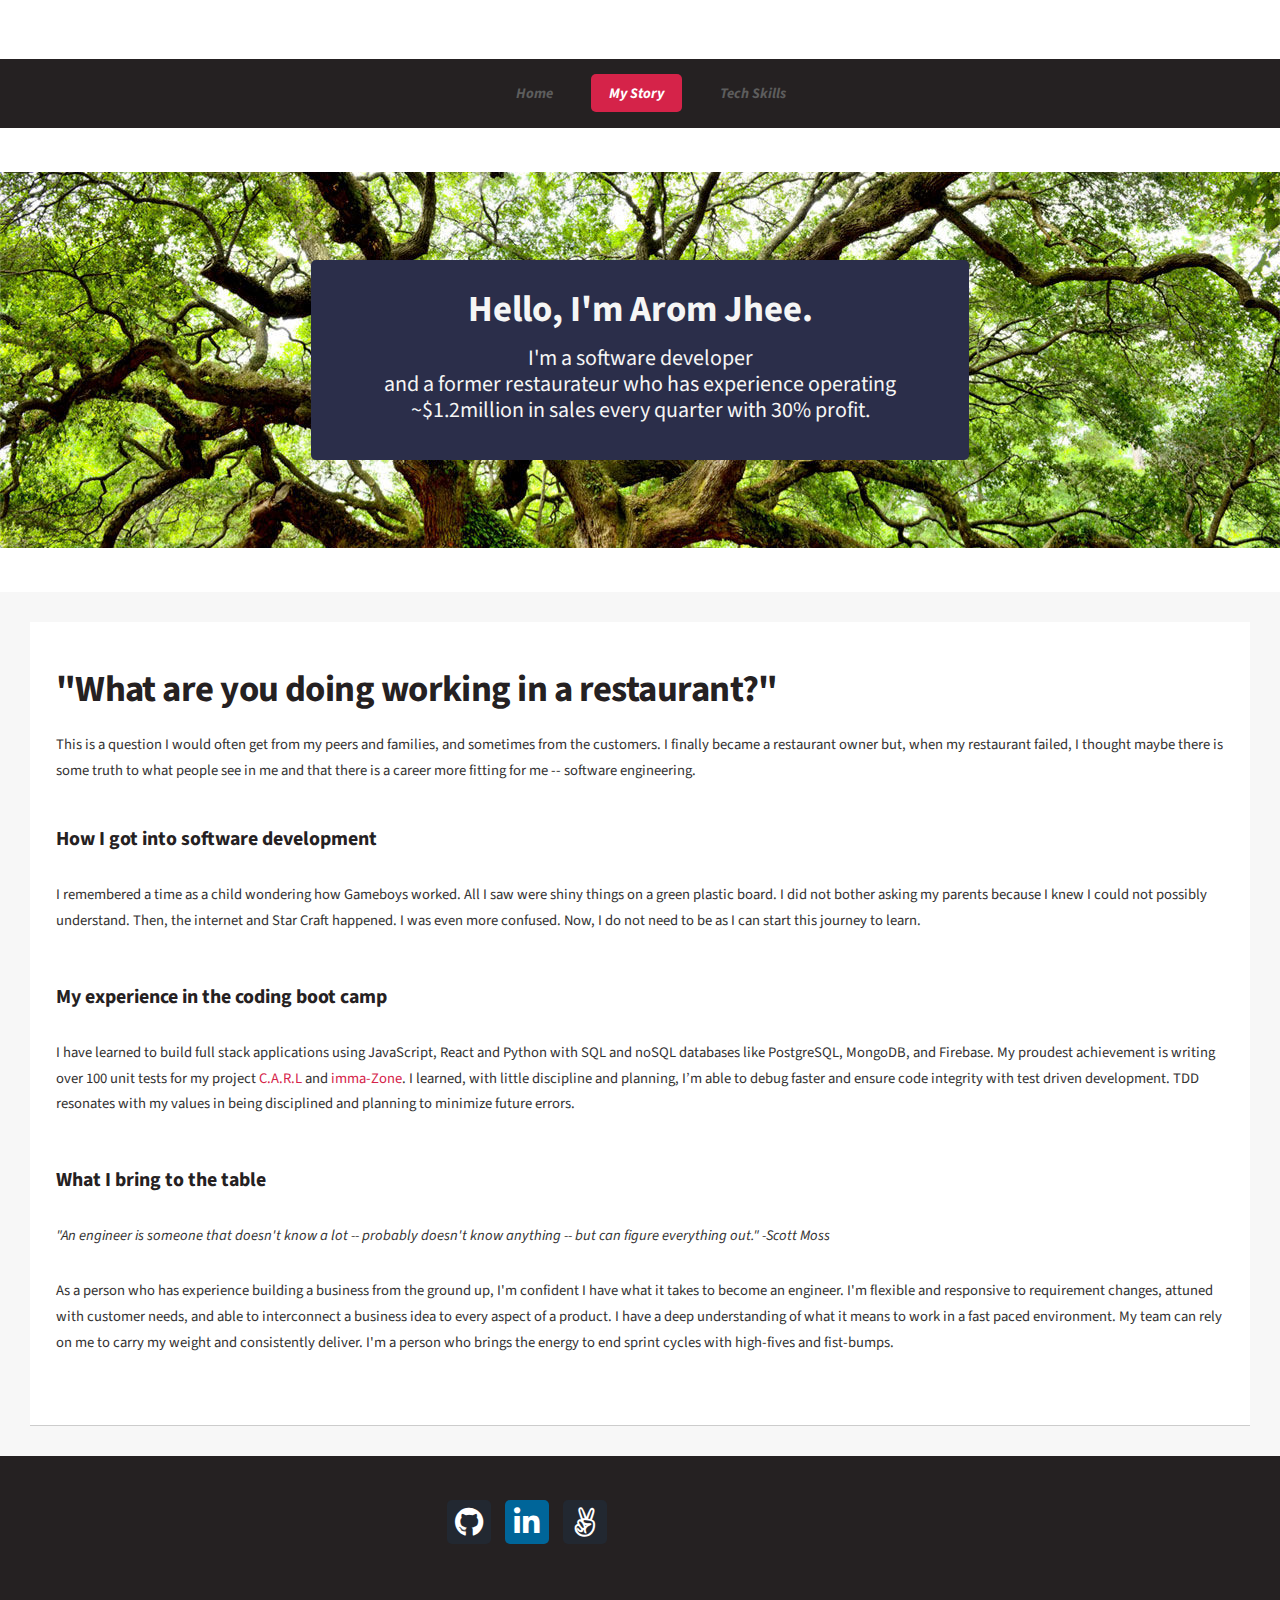
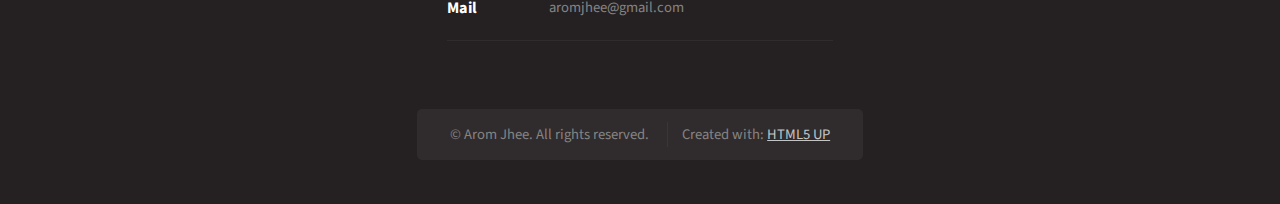
<file: my-story.html>
<!DOCTYPE HTML>
<!--
	Dopetrope by HTML5 UP
	html5up.net | @ajlkn
	Free for personal and commercial use under the CCA 3.0 license (html5up.net/license)
-->
<html>
	<head>
    <title>Arom Jhee</title>
    <link rel="apple-touch-icon" sizes="180x180" href="/apple-touch-icon.png">
    <link rel="icon" type="image/png" sizes="32x32" href="/favicon-32x32.png">
    <link rel="icon" type="image/png" sizes="16x16" href="/favicon-16x16.png">
    <link rel="manifest" href="/site.webmanifest">
		<meta charset="utf-8" />
		<meta name="viewport" content="width=device-width, initial-scale=1, user-scalable=no" />
		<link rel="stylesheet" href="assets/css/main.css" />
	</head>
	<body class="no-sidebar is-preload">
		<div id="page-wrapper">

			<!-- Header -->
				<section id="header">

					<!-- Logo -->
						<h1><a href=""></a></h1>

					<!-- Nav -->
          <nav id="nav">
            <ul>
              <li><a href="index.html">Home</a></li>
              <li class="current"><a href="my-story.html">My Story</a></li>
              <li><a href="my-techs.html">Tech Skills</a></li>
            </ul>
          </nav>
            
          <!-- Banner -->
            <section id="banner">
              <header>
                <h2>Hello, I'm Arom Jhee.</h2>
                <p>I'm a software developer</p>
                <p>and a former restaurateur who has experience
                operating</p>
                <p>~$1.2million in sales every quarter with 30% profit.</p>
              </header>
            </section>

        </section>

			<!-- Main -->
				<section id="main">
					<div class="container">

						<!-- Content -->
							<article class="box post">
								<header>
									<!-- <h2>Here's my story...</h2> -->
									<h2>"What are you doing working in a restaurant?"</h2>
                  <!-- <p>“What are you doing working in a restaurant?“</p> -->
								</header>
								<p>
                  This is a question I would often get from my peers and families, and sometimes from the customers. I finally became a
                  restaurant owner but, when my restaurant failed, I thought maybe there is some truth to what people see in me and that
                  there is a career more fitting for me -- software engineering.
								</p>
								<section>
									<header>
										<h3>How I got into software development</h3>
									</header>
									<p>
                    I remembered a time as a child wondering how Gameboys worked. All I saw were shiny things on a green plastic board. I
                    did not bother asking my parents because I knew I could not possibly understand. Then, the internet and Star Craft
                    happened. I was even more confused. Now, I do not need to be as I can start this journey to learn.
									</p>
								</section>
								<section>
									<header>
										<h3>My experience in the coding boot camp</h3>
									</header>
									<p>
                    I have learned to build full stack applications using JavaScript, React and Python with SQL and noSQL databases like
                    PostgreSQL, MongoDB, and Firebase. My proudest achievement is writing over 100 unit tests for my project <a href="https://hidden-fortress-08833.herokuapp.com/" target="_blank" rel="noopener noreferrer">C.A.R.L</a> and <a href="https://e-commerce-5555-frontend.herokuapp.com/" target="_blank" rel="noopener noreferrer">imma-Zone</a>. I learned, with little discipline and planning, I’m able to debug faster and ensure code integrity with test driven
                    development. TDD resonates with my values in being disciplined and planning to minimize future errors.
									</p>
								</section>
								<section>
									<header>
										<h3>What I bring to the table</h3>
                  </header>
                  <p>
                    <i>
                      "An engineer is someone that doesn't know a lot -- probably doesn't know anything -- but can figure everything out."
                      -Scott Moss
                    </i>
                  </p>
									<p>
                    As a person who has experience building a business from the ground up, I'm confident I have what it takes to become an
                    engineer. I'm flexible and responsive to requirement changes, attuned with customer needs, and able to interconnect a
                    business idea to every aspect of a product. I have a deep understanding of what it means to work in a fast paced
                    environment. My team can rely on me to carry my weight and consistently deliver. I'm a person who brings the energy to
                    end sprint cycles with high-fives and fist-bumps.
                  </p>
                  <p>
                    
                  </p>
								</section>
							</article>

					</div>
				</section>

			<!-- Footer -->
        <section id="footer">
          <div class="container">
            <div class="row">
        
              <div class="col-4 col-12-medium">
                <section>
                  <ul class="social">
                    <li><a class="icon brands fa-github" href="https://github.com/aromjhee"><span
                          class="label">Github</span></a></li>
                    <li><a class="icon brands fa-linkedin-in" href="https://www.linkedin.com/in/arom-jhee/"><span
                          class="label">LinkedIn</span></a></li>
                    <li><a class="icon brands fa-angellist" href="https://angel.co/u/arom-jhee"><span
                          class="label">AngelList</span></a></li>
                  </ul>
                  <ul class="contact">
                    <li>
                      <h3>Mail</h3>
                      <p>aromjhee@gmail.com</p>
                    </li>
                    <li>
                      <!-- <h3>Phone</h3>
                                <p>+82-10-5481-3105</p> -->
                    </li>
                  </ul>
                </section>
              </div>
              <div class="col-12">
        
                <!-- Copyright -->
                <div id="copyright">
                  <ul class="links">
                    <li>&copy; Arom Jhee. All rights reserved.</li>
                    <li>Created with: <a href="http://html5up.net">HTML5 UP</a></li>
                  </ul>
                </div>
        
              </div>
            </div>
          </div>
        </section>

		</div>

		<!-- Scripts -->
			<script src="assets/js/jquery.min.js"></script>
			<script src="assets/js/jquery.dropotron.min.js"></script>
			<script src="assets/js/browser.min.js"></script>
			<script src="assets/js/breakpoints.min.js"></script>
			<script src="assets/js/util.js"></script>
			<script src="assets/js/main.js"></script>

	</body>
</html>
</file>
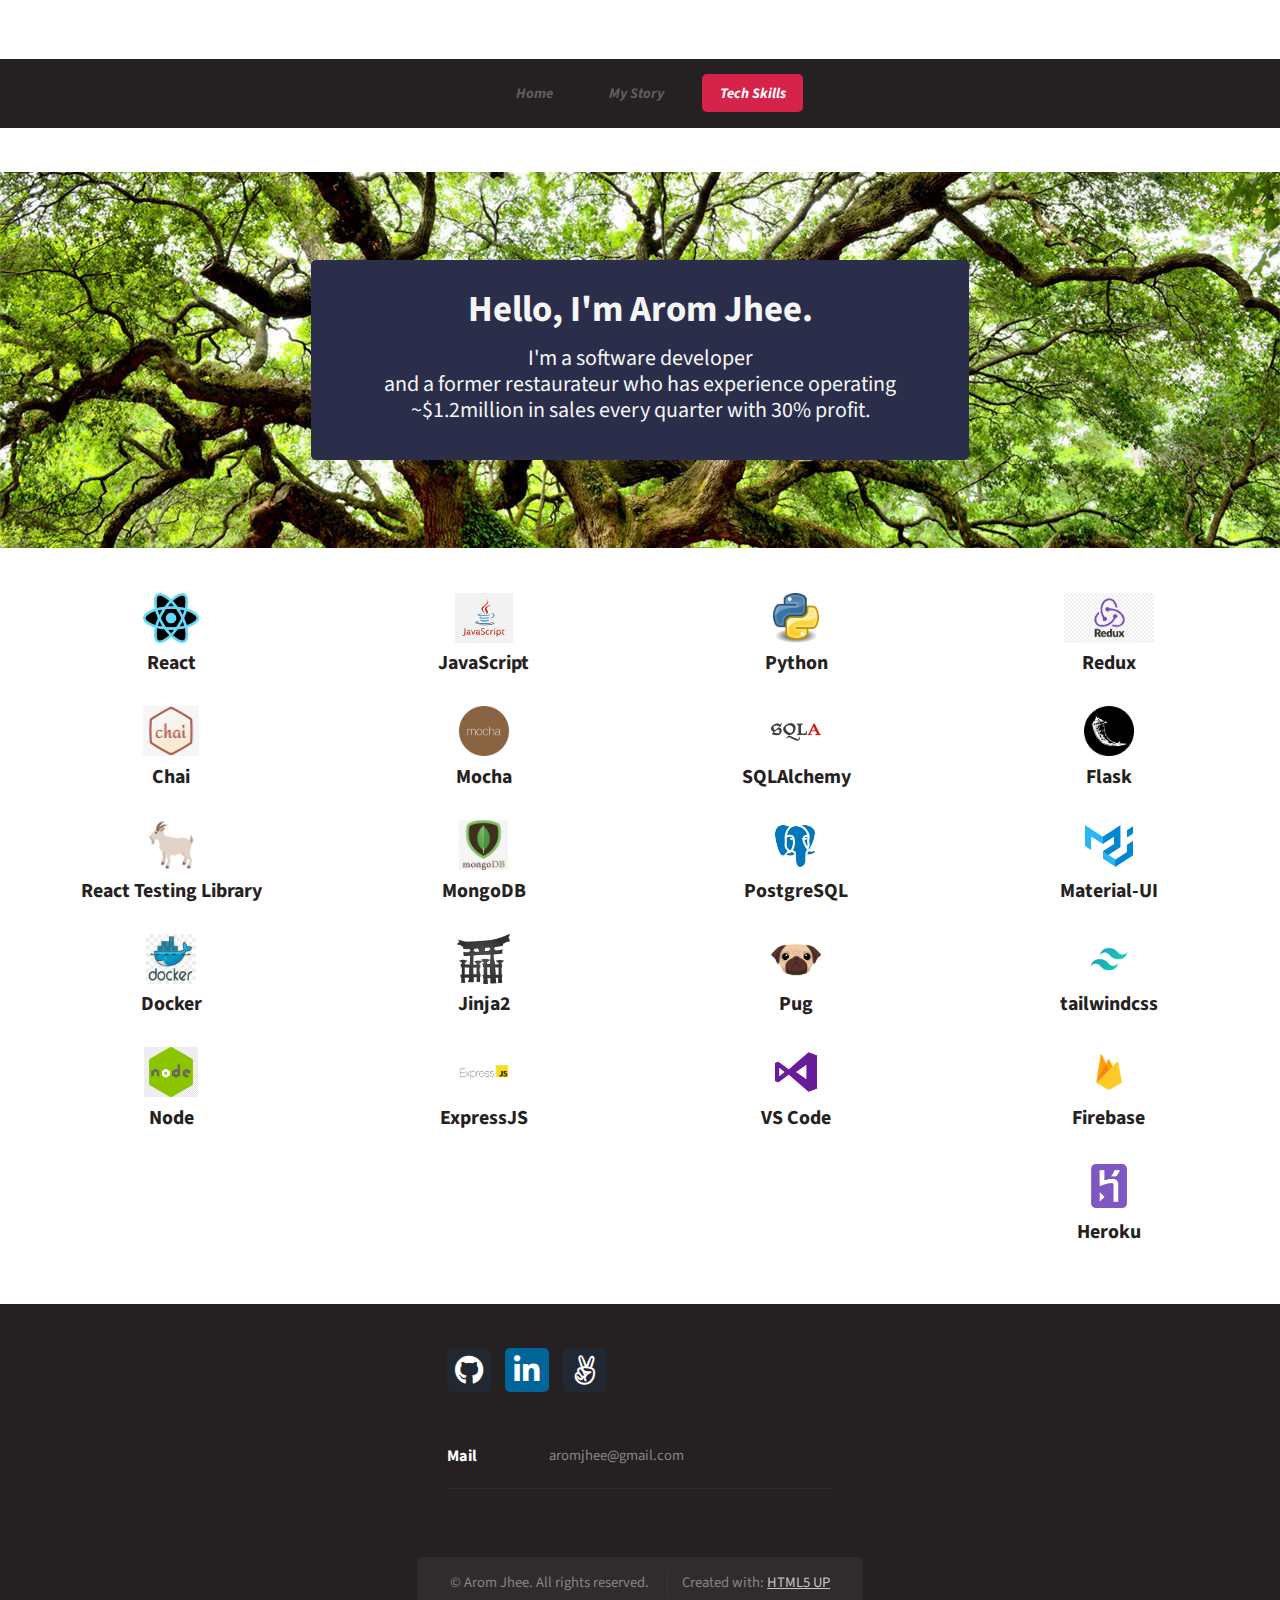
<file: my-techs.html>
<!DOCTYPE HTML>
<!--
	Dopetrope by HTML5 UP
	html5up.net | @ajlkn
	Free for personal and commercial use under the CCA 3.0 license (html5up.net/license)
-->
<html>

<head>
  <title>Arom Jhee</title>
  <link rel="apple-touch-icon" sizes="180x180" href="/apple-touch-icon.png">
  <link rel="icon" type="image/png" sizes="32x32" href="/favicon-32x32.png">
  <link rel="icon" type="image/png" sizes="16x16" href="/favicon-16x16.png">
  <link rel="manifest" href="/site.webmanifest">
  <meta charset="utf-8" />
  <meta name="viewport" content="width=device-width, initial-scale=1, user-scalable=no" />
  <link rel="stylesheet" href="assets/css/main.css" />
</head>

<body class="homepage is-preload">
  <div id="page-wrapper">

    <!-- Header -->
    <section id="header">

      <!-- Logo -->
      <h1><a href=""></a></h1>

      <!-- Nav -->
      <nav id="nav">
        <ul>
          <li><a href="index.html">Home</a></li>
          <li><a href="my-story.html">My Story</a></li>
          <li class="current"><a href="my-techs.html">Tech Skills</a></li>
        </ul>
      </nav>

      <!-- Banner -->
      <section id="banner">
        <header>
          <h2>Hello, I'm Arom Jhee.</h2>
          <p>I'm a software developer</p>
          <p>and a former restaurateur who has experience
            operating</p>
          <p>~$1.2million in sales every quarter with 30% profit.</p>
        </header>
      </section>

      <!-- Intro -->
      <section id="intro" class="container">
        <div class="row">
          <div class="col-3 col-12-medium">
            <section class="first">
              <img class="tech-stack" src="images/techStack/react.png" alt="react" />
              <header>
                <h3>React</h3>
              </header>
            </section>
            <section>
              <img class="tech-stack" src="images/techStack/chai.jpg" alt="chai" />
              <header>
                <h3>Chai</h3>
              </header>
            </section>
            <section>
              <img class="tech-stack" src="images/techStack/react-testing-library.png" alt="react-testing-library" />
              <header>
                <h3>React Testing Library</h3>
              </header>
            </section>
            <section class="first">
              <img class="tech-stack" src="images/techStack/docker.jpg" alt="docker" />
              <header>
                <h3>Docker</h3>
              </header>
            </section>
            <section>
              <img class="tech-stack" src="images/techStack/node.jpg" alt="node" />
              <header>
                <h3>Node</h3>
              </header>
            </section>
          </div>
          <div class="col-3 col-12-medium">
            <section>
              <img class="tech-stack" src="images/techStack/javascript.png" alt="javascript" />
              <header>
                <h3>JavaScript</h3>
              </header>
            </section>
            <section class="first">
              <img class="tech-stack" src="images/techStack/mocha.png" alt="mocha" />
              <header>
                <h3>Mocha</h3>
              </header>
            </section>
            <section class="first">
              <img class="tech-stack" src="images/techStack/mongo.png" alt="mongo" />
              <header>
                <h3>MongoDB</h3>
              </header>
            </section>
            <section class="first">
              <img class="tech-stack" src="images/techStack/jinja.png" alt="jinja" />
              <header>
                <h3>Jinja2</h3>
              </header>
            </section>
            <section class="first">
              <img class="tech-stack" src="images/techStack/expressjs.png" alt="expressjs" />
              <header>
                <h3>ExpressJS</h3>
              </header>
            </section>
          </div>
          <div class="col-3 col-12-medium">
            <section class="first">
              <img class="tech-stack" src="images/techStack/python.png" alt="python" />
              <header>
                <h3>Python</h3>
              </header>
            </section>
            <section class="first">
              <img class="tech-stack" src="images/techStack/SQLAlchemy.png" alt="SQLAlchemy.png" />
              <header>
                <h3>SQLAlchemy</h3>
              </header>
            </section>
            <section class="first">
              <img class="tech-stack" src="images/techStack/postgresql.png" alt="postgresql" />
              <header>
                <h3>PostgreSQL</h3>
              </header>
            </section>
            <section class="first">
              <img class="tech-stack" src="images/techStack/pug.png" alt="pug" />
              <header>
                <h3>Pug</h3>
              </header>
            </section>
            <section class="first">
              <img class="tech-stack" src="images/techStack/vscode.png" alt="vscode" />
              <header>
                <h3>VS Code</h3>
              </header>
            </section>
          </div>
          <div class="col-3 col-12-medium">
            <section class="first">
              <img class="tech-stack" src="images/techStack/redux.jpg" alt="redux" />
              <header>
                <h3>Redux</h3>
              </header>
            </section>
            <section>
              <img class="tech-stack" src="images/techStack/flask.png" alt="flask" />
              <header>
                <h3>Flask</h3>
              </header>
            </section>
            <section>
              <img class="tech-stack" src="images/techStack/materialUI.png" alt="materialUI" />
              <header>
                <h3>Material-UI</h3>
              </header>
            </section>
            <section>
              <img class="tech-stack" src="images/techStack/tailwindcss.png" alt="tailwindcss" />
              <header>
                <h3>tailwindcss</h3>
              </header>
            </section>
            <section>
              <img class="tech-stack" src="images/techStack/firebase.png" alt="firebase" />
              <header>
                <h3>Firebase</h3>
              </header>
            </section>
            <section>
              <img class="tech-stack" src="images/techStack/heroku.png" alt="heroku" />
              <header>
                <h3>Heroku</h3>
              </header>
            </section>
          </div>
        </div>
      </section>
      <!-- <section id="intro" class="container">
        <div class="row">
          <div class="col-4 col-12-medium">
            <section class="first">
              <i class="icon solid featured fa-cog"></i>
              <header>
                <h2>Ipsum consequat</h2>
              </header>
              <p>Nisl amet dolor sit ipsum veroeros sed blandit consequat veroeros et magna tempus.</p>
            </section>
          </div>
          <div class="col-4 col-12-medium">
            <section class="middle">
              <i class="icon solid featured alt fa-bolt"></i>
              <header>
                <h2>Magna etiam dolor</h2>
              </header>
              <p>Nisl amet dolor sit ipsum veroeros sed blandit consequat veroeros et magna tempus.</p>
            </section>
          </div>
          <div class="col-4 col-12-medium">
            <section class="last">
              <i class="icon solid featured alt2 fa-star"></i>
              <header>
                <h2>Tempus adipiscing</h2>
              </header>
              <p>Nisl amet dolor sit ipsum veroeros sed blandit consequat veroeros et magna tempus.</p>
            </section>
          </div>
        </div>
      </section> -->

    </section>
  
      <!-- Footer -->
      <section id="footer">
        <div class="container">
          <div class="row">
      
            <div class="col-4 col-12-medium">
              <section>
                <ul class="social">
                  <li><a class="icon brands fa-github" href="https://github.com/aromjhee"><span
                        class="label">Github</span></a></li>
                  <li><a class="icon brands fa-linkedin-in" href="https://www.linkedin.com/in/arom-jhee/"><span
                        class="label">LinkedIn</span></a></li>
                  <li><a class="icon brands fa-angellist" href="https://angel.co/u/arom-jhee"><span
                        class="label">AngelList</span></a></li>
                </ul>
                <ul class="contact">
                  <li>
                    <h3>Mail</h3>
                    <p>aromjhee@gmail.com</p>
                  </li>
                  <li>
                    <!-- <h3>Phone</h3>
                              <p>+82-10-5481-3105</p> -->
                  </li>
                </ul>
              </section>
            </div>
            <div class="col-12">
      
              <!-- Copyright -->
              <div id="copyright">
                <ul class="links">
                  <li>&copy; Arom Jhee. All rights reserved.</li>
                  <li>Created with: <a href="http://html5up.net">HTML5 UP</a></li>
                </ul>
              </div>
      
            </div>
          </div>
        </div>
      </section>
      
      <!-- Scripts -->
      <script src="assets/js/jquery.min.js"></script>
      <script src="assets/js/jquery.dropotron.min.js"></script>
      <script src="assets/js/browser.min.js"></script>
      <script src="assets/js/breakpoints.min.js"></script>
      <script src="assets/js/util.js"></script>
      <script src="assets/js/main.js"></script>
      
  </body>
      
</html>
</file>
<file: assets/css/main.css>
@import url("fontawesome-all.min.css");
@import url("https://fonts.googleapis.com/css?family=Source+Sans+Pro:300,400,700,900,300italic");

/*
	Dopetrope by HTML5 UP
	html5up.net | @ajlkn
	Free for personal and commercial use under the CCA 3.0 license (html5up.net/license)
*/

html, body, div, span, applet, object,
iframe, h1, h2, h3, h4, h5, h6, p, blockquote,
pre, a, abbr, acronym, address, big, cite,
code, del, dfn, em, img, ins, kbd, q, s, samp,
small, strike, strong, sub, sup, tt, var, b,
u, i, center, dl, dt, dd, ol, ul, li, fieldset,
form, label, legend, table, caption, tbody,
tfoot, thead, tr, th, td, article, aside,
canvas, details, embed, figure, figcaption,
footer, header, hgroup, menu, nav, output, ruby,
section, summary, time, mark, audio, video {
	margin: 0;
	padding: 0;
	border: 0;
	font-size: 100%;
	font: inherit;
	vertical-align: baseline;}

article, aside, details, figcaption, figure,
footer, header, hgroup, menu, nav, section {
	display: block;}

body {
	line-height: 1;
}

ol, ul {
	list-style: none;
}

blockquote, q {
	quotes: none;
}

	blockquote:before, blockquote:after, q:before, q:after {
		content: '';
		content: none;
	}

table {
	border-collapse: collapse;
	border-spacing: 0;
}

body {
	-webkit-text-size-adjust: none;
}

mark {
	background-color: transparent;
	color: inherit;
}

input::-moz-focus-inner {
	border: 0;
	padding: 0;
}

input, select, textarea {
	-moz-appearance: none;
	-webkit-appearance: none;
	-ms-appearance: none;
	appearance: none;
}

/* Basic */

	html {
		box-sizing: border-box;
	}

	*, *:before, *:after {
		box-sizing: inherit;
	}

	body {
		background: #252122;
		/* background-image: url("images/bg02.png"); */
	}

		body.is-preload *, body.is-preload *:before, body.is-preload *:after {
			-moz-animation: none !important;
			-webkit-animation: none !important;
			-ms-animation: none !important;
			animation: none !important;
			-moz-transition: none !important;
			-webkit-transition: none !important;
			-ms-transition: none !important;
			transition: none !important;
		}

	body, input, textarea, select {
		font-family: 'Source Sans Pro';
    font-weight: 400;
		color: #323131;
		font-size: 14pt;
		line-height: 1.75em;
	}

	strong, b {
		color: #252122;
		font-weight: 400;
	}

	i, em {
		font-style: italic;
	}

	sub {
		position: relative;
		top: 0.5em;
		font-size: 0.8em;
	}

	sup {
		position: relative;
		top: -0.5em;
		font-size: 0.8em;
	}

	blockquote {
		border-left: solid 0.75em #dddddd;
		padding: 1em 0 1em 1.5em;
		font-style: italic;
	}

	h1, h2, h3, h4, h5, h6 {
		color: #252122;
		font-weight: 700;
	}

	h1 a, h2 a, h3 a, h4 a, h5 a, h6 a {
		color: inherit;
		text-decoration: none;
	}

	h2 {
		font-size: 1.5em;
	}

	h3 {
		font-size: 1.35em;
	}

	a {
		color: #d52349;
		text-decoration: underline;
	}

		a:hover {
			text-decoration: none;
		}

	br.clear {
		clear: both;
	}

	hr {
		border: 0;
		border-top: solid 1px #dddddd;
		height: 1px;
		margin: 2em 0 2em 0;
	}

	p, ul, ol, dl, table {
		margin-bottom: 2em;
	}

/* Container */

	.container {
		margin: 0 auto;
		max-width: 100%;
		width: 70em;
	}

		@media screen and (max-width: 1680px) {

			.container {
				width: 70em;
			}

		}

		@media screen and (max-width: 1280px) {

			.container {
				width: calc(100% - 60px);
			}

		}

		@media screen and (max-width: 980px) {

			.container {
				width: calc(100% - 80px);
			}

		}

		@media screen and (max-width: 736px) {

			.container {
				width: calc(100% - 40px);
			}

		}

/* Row */

	.row {
		display: flex;
		flex-wrap: wrap;
		box-sizing: border-box;
		align-items: stretch;
	}

		.row > * {
			box-sizing: border-box;
		}

		.row.gtr-uniform > * > :last-child {
			margin-bottom: 0;
		}

		.row.aln-left {
			justify-content: flex-start;
		}

		.row.aln-center {
			justify-content: center;
		}

		.row.aln-right {
			justify-content: flex-end;
		}

		.row.aln-top {
			align-items: flex-start;
		}

		.row.aln-middle {
			align-items: center;
		}

		.row.aln-bottom {
			align-items: flex-end;
		}

		.row > .imp {
			order: -1;
		}

		.row > .col-1 {
			width: 8.33333%;
		}

		.row > .off-1 {
			margin-left: 8.33333%;
		}

		.row > .col-2 {
			width: 16.66667%;
		}

		.row > .off-2 {
			margin-left: 16.66667%;
		}

		.row > .col-3 {
			width: 25%;
		}

		.row > .off-3 {
			margin-left: 25%;
		}

		.row > .col-4 {
			width: 33.33333%;
		}

		.row > .off-4 {
			margin-left: 33.33333%;
		}

		.row > .col-5 {
			width: 41.66667%;
		}

		.row > .off-5 {
			margin-left: 41.66667%;
		}

		.row > .col-6 {
			width: 50%;
		}

		.row > .off-6 {
			margin-left: 50%;
		}

		.row > .col-7 {
			width: 58.33333%;
		}

		.row > .off-7 {
			margin-left: 58.33333%;
		}

		.row > .col-8 {
			width: 66.66667%;
		}

		.row > .off-8 {
			margin-left: 66.66667%;
		}

		.row > .col-9 {
			width: 75%;
		}

		.row > .off-9 {
			margin-left: 75%;
		}

		.row > .col-10 {
			width: 83.33333%;
		}

		.row > .off-10 {
			margin-left: 83.33333%;
		}

		.row > .col-11 {
			width: 91.66667%;
		}

		.row > .off-11 {
			margin-left: 91.66667%;
		}

		.row > .col-12 {
			width: 100%;
		}

		.row > .off-12 {
			margin-left: 100%;
		}

		.row.gtr-0 {
			margin-top: 0px;
			margin-left: 0px;
		}

			.row.gtr-0 > * {
				padding: 0px 0 0 0px;
			}

			.row.gtr-0.gtr-uniform {
				margin-top: 0px;
			}

				.row.gtr-0.gtr-uniform > * {
					padding-top: 0px;
				}

		.row.gtr-25 {
			margin-top: -12.5px;
			margin-left: -12.5px;
		}

			.row.gtr-25 > * {
				padding: 12.5px 0 0 12.5px;
			}

			.row.gtr-25.gtr-uniform {
				margin-top: -12.5px;
			}

				.row.gtr-25.gtr-uniform > * {
					padding-top: 12.5px;
				}

		.row.gtr-50 {
			margin-top: -25px;
			margin-left: -25px;
		}

			.row.gtr-50 > * {
				padding: 25px 0 0 25px;
			}

			.row.gtr-50.gtr-uniform {
				margin-top: -25px;
			}

				.row.gtr-50.gtr-uniform > * {
					padding-top: 25px;
				}

		.row {
			margin-top: -50px;
			margin-left: -50px;
		}

			.row > * {
				padding: 50px 0 0 50px;
			}

			.row.gtr-uniform {
				margin-top: -50px;
			}

				.row.gtr-uniform > * {
					padding-top: 50px;
				}

		.row.gtr-150 {
			margin-top: -75px;
			margin-left: -75px;
		}

			.row.gtr-150 > * {
				padding: 75px 0 0 75px;
			}

			.row.gtr-150.gtr-uniform {
				margin-top: -75px;
			}

				.row.gtr-150.gtr-uniform > * {
					padding-top: 75px;
				}

		.row.gtr-200 {
			margin-top: -100px;
			margin-left: -100px;
		}

			.row.gtr-200 > * {
				padding: 100px 0 0 100px;
			}

			.row.gtr-200.gtr-uniform {
				margin-top: -100px;
			}

				.row.gtr-200.gtr-uniform > * {
					padding-top: 100px;
				}

		@media screen and (max-width: 1680px) {

			.row {
				display: flex;
				flex-wrap: wrap;
				box-sizing: border-box;
        align-items: stretch;
        justify-content: center;
			}

				.row > * {
					box-sizing: border-box;
				}

				.row.gtr-uniform > * > :last-child {
					margin-bottom: 0;
				}

				.row.aln-left {
					justify-content: flex-start;
				}

				.row.aln-center {
					justify-content: center;
				}

				.row.aln-right {
					justify-content: flex-end;
				}

				.row.aln-top {
					align-items: flex-start;
				}

				.row.aln-middle {
					align-items: center;
				}

				.row.aln-bottom {
					align-items: flex-end;
				}

				.row > .imp-xlarge {
					order: -1;
				}

				.row > .col-1-xlarge {
					width: 8.33333%;
				}

				.row > .off-1-xlarge {
					margin-left: 8.33333%;
				}

				.row > .col-2-xlarge {
					width: 16.66667%;
				}

				.row > .off-2-xlarge {
					margin-left: 16.66667%;
				}

				.row > .col-3-xlarge {
					width: 25%;
				}

				.row > .off-3-xlarge {
					margin-left: 25%;
				}

				.row > .col-4-xlarge {
					width: 33.33333%;
				}

				.row > .off-4-xlarge {
					margin-left: 33.33333%;
				}

				.row > .col-5-xlarge {
					width: 41.66667%;
				}

				.row > .off-5-xlarge {
					margin-left: 41.66667%;
				}

				.row > .col-6-xlarge {
					width: 50%;
				}

				.row > .off-6-xlarge {
					margin-left: 50%;
				}

				.row > .col-7-xlarge {
					width: 58.33333%;
				}

				.row > .off-7-xlarge {
					margin-left: 58.33333%;
				}

				.row > .col-8-xlarge {
					width: 66.66667%;
				}

				.row > .off-8-xlarge {
					margin-left: 66.66667%;
				}

				.row > .col-9-xlarge {
					width: 75%;
				}

				.row > .off-9-xlarge {
					margin-left: 75%;
				}

				.row > .col-10-xlarge {
					width: 83.33333%;
				}

				.row > .off-10-xlarge {
					margin-left: 83.33333%;
				}

				.row > .col-11-xlarge {
					width: 91.66667%;
				}

				.row > .off-11-xlarge {
					margin-left: 91.66667%;
				}

				.row > .col-12-xlarge {
					width: 100%;
				}

				.row > .off-12-xlarge {
					margin-left: 100%;
				}

				.row.gtr-0 {
					margin-top: 0px;
					margin-left: 0px;
				}

					.row.gtr-0 > * {
						padding: 0px 0 0 0px;
					}

					.row.gtr-0.gtr-uniform {
						margin-top: 0px;
					}

						.row.gtr-0.gtr-uniform > * {
							padding-top: 0px;
						}

				.row.gtr-25 {
					margin-top: -12.5px;
					margin-left: -12.5px;
				}

					.row.gtr-25 > * {
						padding: 12.5px 0 0 12.5px;
					}

					.row.gtr-25.gtr-uniform {
						margin-top: -12.5px;
					}

						.row.gtr-25.gtr-uniform > * {
							padding-top: 12.5px;
						}

				.row.gtr-50 {
					margin-top: -25px;
					margin-left: -25px;
				}

					.row.gtr-50 > * {
						padding: 25px 0 0 25px;
					}

					.row.gtr-50.gtr-uniform {
						margin-top: -25px;
					}

						.row.gtr-50.gtr-uniform > * {
							padding-top: 25px;
						}

				.row {
					margin-top: -50px;
					margin-left: -50px;
				}

					.row > * {
						padding: 50px 0 0 50px;
					}

					.row.gtr-uniform {
						margin-top: -50px;
					}

						.row.gtr-uniform > * {
							padding-top: 50px;
						}

				.row.gtr-150 {
					margin-top: -75px;
					margin-left: -75px;
				}

					.row.gtr-150 > * {
						padding: 75px 0 0 75px;
					}

					.row.gtr-150.gtr-uniform {
						margin-top: -75px;
					}

						.row.gtr-150.gtr-uniform > * {
							padding-top: 75px;
						}

				.row.gtr-200 {
					margin-top: -100px;
					margin-left: -100px;
				}

					.row.gtr-200 > * {
						padding: 100px 0 0 100px;
					}

					.row.gtr-200.gtr-uniform {
						margin-top: -100px;
					}

						.row.gtr-200.gtr-uniform > * {
							padding-top: 100px;
						}

		}

		@media screen and (max-width: 1280px) {

			.row {
				display: flex;
				flex-wrap: wrap;
				box-sizing: border-box;
				align-items: stretch;
			}

				.row > * {
					box-sizing: border-box;
				}

				.row.gtr-uniform > * > :last-child {
					margin-bottom: 0;
				}

				.row.aln-left {
					justify-content: flex-start;
				}

				.row.aln-center {
					justify-content: center;
				}

				.row.aln-right {
					justify-content: flex-end;
				}

				.row.aln-top {
					align-items: flex-start;
				}

				.row.aln-middle {
					align-items: center;
				}

				.row.aln-bottom {
					align-items: flex-end;
				}

				.row > .imp-large {
					order: -1;
				}

				.row > .col-1-large {
					width: 8.33333%;
				}

				.row > .off-1-large {
					margin-left: 8.33333%;
				}

				.row > .col-2-large {
					width: 16.66667%;
				}

				.row > .off-2-large {
					margin-left: 16.66667%;
				}

				.row > .col-3-large {
					width: 25%;
				}

				.row > .off-3-large {
					margin-left: 25%;
				}

				.row > .col-4-large {
					width: 33.33333%;
				}

				.row > .off-4-large {
					margin-left: 33.33333%;
				}

				.row > .col-5-large {
					width: 41.66667%;
				}

				.row > .off-5-large {
					margin-left: 41.66667%;
				}

				.row > .col-6-large {
					width: 50%;
				}

				.row > .off-6-large {
					margin-left: 50%;
				}

				.row > .col-7-large {
					width: 58.33333%;
				}

				.row > .off-7-large {
					margin-left: 58.33333%;
				}

				.row > .col-8-large {
					width: 66.66667%;
				}

				.row > .off-8-large {
					margin-left: 66.66667%;
				}

				.row > .col-9-large {
					width: 75%;
				}

				.row > .off-9-large {
					margin-left: 75%;
				}

				.row > .col-10-large {
					width: 83.33333%;
				}

				.row > .off-10-large {
					margin-left: 83.33333%;
				}

				.row > .col-11-large {
					width: 91.66667%;
				}

				.row > .off-11-large {
					margin-left: 91.66667%;
				}

				.row > .col-12-large {
					width: 100%;
				}

				.row > .off-12-large {
					margin-left: 100%;
				}

				.row.gtr-0 {
					margin-top: 0px;
					margin-left: 0px;
				}

					.row.gtr-0 > * {
						padding: 0px 0 0 0px;
					}

					.row.gtr-0.gtr-uniform {
						margin-top: 0px;
					}

						.row.gtr-0.gtr-uniform > * {
							padding-top: 0px;
						}

				.row.gtr-25 {
					margin-top: -7.5px;
					margin-left: -7.5px;
				}

					.row.gtr-25 > * {
						padding: 7.5px 0 0 7.5px;
					}

					.row.gtr-25.gtr-uniform {
						margin-top: -7.5px;
					}

						.row.gtr-25.gtr-uniform > * {
							padding-top: 7.5px;
						}

				.row.gtr-50 {
					margin-top: -15px;
					margin-left: -15px;
				}

					.row.gtr-50 > * {
						padding: 15px 0 0 15px;
					}

					.row.gtr-50.gtr-uniform {
						margin-top: -15px;
					}

						.row.gtr-50.gtr-uniform > * {
							padding-top: 15px;
						}

				.row {
					margin-top: -30px;
					margin-left: -30px;
				}

					.row > * {
						padding: 30px 0 0 30px;
					}

					.row.gtr-uniform {
						margin-top: -30px;
					}

						.row.gtr-uniform > * {
							padding-top: 30px;
						}

				.row.gtr-150 {
					margin-top: -45px;
					margin-left: -45px;
				}

					.row.gtr-150 > * {
						padding: 45px 0 0 45px;
					}

					.row.gtr-150.gtr-uniform {
						margin-top: -45px;
					}

						.row.gtr-150.gtr-uniform > * {
							padding-top: 45px;
						}

				.row.gtr-200 {
					margin-top: -60px;
					margin-left: -60px;
				}

					.row.gtr-200 > * {
						padding: 60px 0 0 60px;
					}

					.row.gtr-200.gtr-uniform {
						margin-top: -60px;
					}

						.row.gtr-200.gtr-uniform > * {
							padding-top: 60px;
						}

		}

		@media screen and (max-width: 980px) {

			.row {
				display: flex;
				flex-wrap: wrap;
				box-sizing: border-box;
				align-items: stretch;
			}

				.row > * {
					box-sizing: border-box;
				}

				.row.gtr-uniform > * > :last-child {
					margin-bottom: 0;
				}

				.row.aln-left {
					justify-content: flex-start;
				}

				.row.aln-center {
					justify-content: center;
				}

				.row.aln-right {
					justify-content: flex-end;
				}

				.row.aln-top {
					align-items: flex-start;
				}

				.row.aln-middle {
					align-items: center;
				}

				.row.aln-bottom {
					align-items: flex-end;
				}

				.row > .imp-medium {
					order: -1;
				}

				.row > .col-1-medium {
					width: 8.33333%;
				}

				.row > .off-1-medium {
					margin-left: 8.33333%;
				}

				.row > .col-2-medium {
					width: 16.66667%;
				}

				.row > .off-2-medium {
					margin-left: 16.66667%;
				}

				.row > .col-3-medium {
					width: 25%;
				}

				.row > .off-3-medium {
					margin-left: 25%;
				}

				.row > .col-4-medium {
					width: 33.33333%;
				}

				.row > .off-4-medium {
					margin-left: 33.33333%;
				}

				.row > .col-5-medium {
					width: 41.66667%;
				}

				.row > .off-5-medium {
					margin-left: 41.66667%;
				}

				.row > .col-6-medium {
					width: 50%;
				}

				.row > .off-6-medium {
					margin-left: 50%;
				}

				.row > .col-7-medium {
					width: 58.33333%;
				}

				.row > .off-7-medium {
					margin-left: 58.33333%;
				}

				.row > .col-8-medium {
					width: 66.66667%;
				}

				.row > .off-8-medium {
					margin-left: 66.66667%;
				}

				.row > .col-9-medium {
					width: 75%;
				}

				.row > .off-9-medium {
					margin-left: 75%;
				}

				.row > .col-10-medium {
					width: 83.33333%;
				}

				.row > .off-10-medium {
					margin-left: 83.33333%;
				}

				.row > .col-11-medium {
					width: 91.66667%;
				}

				.row > .off-11-medium {
					margin-left: 91.66667%;
				}

				.row > .col-12-medium {
					width: 100%;
				}

				.row > .off-12-medium {
					margin-left: 100%;
				}

				.row.gtr-0 {
					margin-top: 0px;
					margin-left: 0px;
				}

					.row.gtr-0 > * {
						padding: 0px 0 0 0px;
					}

					.row.gtr-0.gtr-uniform {
						margin-top: 0px;
					}

						.row.gtr-0.gtr-uniform > * {
							padding-top: 0px;
						}

				.row.gtr-25 {
					margin-top: -10px;
					margin-left: -10px;
				}

					.row.gtr-25 > * {
						padding: 10px 0 0 10px;
					}

					.row.gtr-25.gtr-uniform {
						margin-top: -10px;
					}

						.row.gtr-25.gtr-uniform > * {
							padding-top: 10px;
						}

				.row.gtr-50 {
					margin-top: -20px;
					margin-left: -20px;
				}

					.row.gtr-50 > * {
						padding: 20px 0 0 20px;
					}

					.row.gtr-50.gtr-uniform {
						margin-top: -20px;
					}

						.row.gtr-50.gtr-uniform > * {
							padding-top: 20px;
						}

				.row {
					margin-top: -40px;
					margin-left: -40px;
				}

					.row > * {
						padding: 40px 0 0 40px;
					}

					.row.gtr-uniform {
						margin-top: -40px;
					}

						.row.gtr-uniform > * {
							padding-top: 40px;
						}

				.row.gtr-150 {
					margin-top: -60px;
					margin-left: -60px;
				}

					.row.gtr-150 > * {
						padding: 60px 0 0 60px;
					}

					.row.gtr-150.gtr-uniform {
						margin-top: -60px;
					}

						.row.gtr-150.gtr-uniform > * {
							padding-top: 60px;
						}

				.row.gtr-200 {
					margin-top: -80px;
					margin-left: -80px;
				}

					.row.gtr-200 > * {
						padding: 80px 0 0 80px;
					}

					.row.gtr-200.gtr-uniform {
						margin-top: -80px;
					}

						.row.gtr-200.gtr-uniform > * {
							padding-top: 80px;
						}

		}

		@media screen and (max-width: 736px) {

			.row {
				display: flex;
				flex-wrap: wrap;
				box-sizing: border-box;
				align-items: stretch;
			}

				.row > * {
					box-sizing: border-box;
				}

				.row.gtr-uniform > * > :last-child {
					margin-bottom: 0;
				}

				.row.aln-left {
					justify-content: flex-start;
				}

				.row.aln-center {
					justify-content: center;
				}

				.row.aln-right {
					justify-content: flex-end;
				}

				.row.aln-top {
					align-items: flex-start;
				}

				.row.aln-middle {
					align-items: center;
				}

				.row.aln-bottom {
					align-items: flex-end;
				}

				.row > .imp-small {
					order: -1;
				}

				.row > .col-1-small {
					width: 8.33333%;
				}

				.row > .off-1-small {
					margin-left: 8.33333%;
				}

				.row > .col-2-small {
					width: 16.66667%;
				}

				.row > .off-2-small {
					margin-left: 16.66667%;
				}

				.row > .col-3-small {
					width: 25%;
				}

				.row > .off-3-small {
					margin-left: 25%;
				}

				.row > .col-4-small {
					width: 33.33333%;
				}

				.row > .off-4-small {
					margin-left: 33.33333%;
				}

				.row > .col-5-small {
					width: 41.66667%;
				}

				.row > .off-5-small {
					margin-left: 41.66667%;
				}

				.row > .col-6-small {
					width: 50%;
				}

				.row > .off-6-small {
					margin-left: 50%;
				}

				.row > .col-7-small {
					width: 58.33333%;
				}

				.row > .off-7-small {
					margin-left: 58.33333%;
				}

				.row > .col-8-small {
					width: 66.66667%;
				}

				.row > .off-8-small {
					margin-left: 66.66667%;
				}

				.row > .col-9-small {
					width: 75%;
				}

				.row > .off-9-small {
					margin-left: 75%;
				}

				.row > .col-10-small {
					width: 83.33333%;
				}

				.row > .off-10-small {
					margin-left: 83.33333%;
				}

				.row > .col-11-small {
					width: 91.66667%;
				}

				.row > .off-11-small {
					margin-left: 91.66667%;
				}

				.row > .col-12-small {
					width: 100%;
				}

				.row > .off-12-small {
					margin-left: 100%;
				}

				.row.gtr-0 {
					margin-top: 0px;
					margin-left: 0px;
				}

					.row.gtr-0 > * {
						padding: 0px 0 0 0px;
					}

					.row.gtr-0.gtr-uniform {
						margin-top: 0px;
					}

						.row.gtr-0.gtr-uniform > * {
							padding-top: 0px;
						}

				.row.gtr-25 {
					margin-top: -5px;
					margin-left: -5px;
				}

					.row.gtr-25 > * {
						padding: 5px 0 0 5px;
					}

					.row.gtr-25.gtr-uniform {
						margin-top: -5px;
					}

						.row.gtr-25.gtr-uniform > * {
							padding-top: 5px;
						}

				.row.gtr-50 {
					margin-top: -10px;
					margin-left: -10px;
				}

					.row.gtr-50 > * {
						padding: 10px 0 0 10px;
					}

					.row.gtr-50.gtr-uniform {
						margin-top: -10px;
					}

						.row.gtr-50.gtr-uniform > * {
							padding-top: 10px;
						}

				.row {
					margin-top: -20px;
					margin-left: -20px;
				}

					.row > * {
						padding: 20px 0 0 20px;
					}

					.row.gtr-uniform {
						margin-top: -20px;
					}

						.row.gtr-uniform > * {
							padding-top: 20px;
						}

				.row.gtr-150 {
					margin-top: -30px;
					margin-left: -30px;
				}

					.row.gtr-150 > * {
						padding: 30px 0 0 30px;
					}

					.row.gtr-150.gtr-uniform {
						margin-top: -30px;
					}

						.row.gtr-150.gtr-uniform > * {
							padding-top: 30px;
						}

				.row.gtr-200 {
					margin-top: -40px;
					margin-left: -40px;
				}

					.row.gtr-200 > * {
						padding: 40px 0 0 40px;
					}

					.row.gtr-200.gtr-uniform {
						margin-top: -40px;
					}

						.row.gtr-200.gtr-uniform > * {
							padding-top: 40px;
						}

		}

/* Form */

	form label {
		display: block;
		color: #252122;
		font-weight: 400;
		margin: 0 0 0.5em 0;
	}

	form input[type=text],
	form input[type=email],
	form input[type=password],
	form select,
	form textarea {
		-webkit-appearance: none;
		display: block;
		border: 0;
		padding: 0.75em 1em;
		font-size: 1em;
		border-radius: 5px;
		border: solid 1px #dddddd;
		background: #fff;
		width: 100%;
	}

		form input[type=text]:focus,
		form input[type=email]:focus,
		form input[type=password]:focus,
		form select:focus,
		form textarea:focus {
			box-shadow: inset 0px 0px 1px 1px #43bff0;
		}

	form textarea {
		height: 15em;
	}

	form ::-webkit-input-placeholder {
		color: #555 !important;
	}

	form :-moz-placeholder {
		color: #555 !important;
	}

	form ::-moz-placeholder {
		color: #555 !important;
	}

	form :-ms-input-placeholder {
		color: #555 !important;
	}

	form ::-moz-focus-inner {
		border: 0;
	}

/* Tables */

	table {
		width: 100%;
	}

		table tr {
			border-top: solid 1px #dddddd;
		}

			table tr:first-child {
				border-top: 0;
			}

		table td {
			padding: 0.5em 1em 0.5em 1em;
		}

		table th {
			text-align: left;
			padding: 0.5em 1em 0.5em 1em;
			font-weight: 700;
			margin: 0 0 1em 0;
		}

		table thead {
			border-bottom: solid 2px #dddddd;
		}

/* Section/Article */

	section, article {
		margin-bottom: 2.5em;
	}

		section > :last-child, section:last-child, article > :last-child, article:last-child {
			margin-bottom: 0;
		}

	header {
		margin: 0 0 1.5em 0;
	}

		header > p {
			display: block;
			font-style: italic;
			margin: 0.5em 0 0 0;
			padding-bottom: 0.5em;
		}

		header.major {
			position: relative;
			text-align: center;
			border-top: solid 1px #ccc;
			top: 1em;
			margin: 0 0 3em 0;
		}

			header.major h2 {
				background: #fff;
				position: relative;
				top: -0.65em;
				display: inline;
				margin: 0;
				padding: 0 1em 0 1em;
			}

	footer {
    margin: 2.25em 0 0 0;
	}

/* Box */

	.box {
		background: #ffffff;
		border-bottom: solid 1px #ccc;
    padding: 2.75em 1.75em 2.75em 1.75em;
    min-height: 650px;
	}

		.box .image.featured {
			position: relative;
			width: auto;
			left: 1.75em;
			top: 1.75em;
			margin: -4.5em 0 2.25em -3.5em;
		}

		.box.post header {
			padding-top: 1em;
			margin: 0 0 2em 0;
		}

		.box.post h2 {
			font-size: 2.5em;
			letter-spacing: -0.015em;
		}

		.box.post header > p {
			margin-top: 1.25em;
			font-size: 1.25em;
		}

		.box footer ul.actions {
			margin-bottom: 0;
		}

/* Button */

	input[type="button"],
	input[type="submit"],
	input[type="reset"],
	button,
	.button {
		-webkit-appearance: none;
		display: inline-block;
		text-decoration: none;
		cursor: pointer;
		border: 0;
		border-radius: 5px;
		background: #d52349;
		color: #fff !important;
		font-weight: 700;
		outline: 0;
		font-size: 1.1em;
		padding: 0.65em 1.5em 0.65em 1.5em;
		text-align: center;
		-moz-transition: background-color .25s ease-in-out;
		-webkit-transition: background-color .25s ease-in-out;
		-ms-transition: background-color .25s ease-in-out;
		transition: background-color .25s ease-in-out;
	}

		input[type="button"]:hover,
		input[type="submit"]:hover,
		input[type="reset"]:hover,
		button:hover,
		.button:hover {
			background: #e53359;
		}

		input[type="button"]:active,
		input[type="submit"]:active,
		input[type="reset"]:active,
		button:active,
		.button:active {
			background: #c51349;
		}

		input[type="button"].alt,
		input[type="submit"].alt,
		input[type="reset"].alt,
		button.alt,
		.button.alt {
			background: #252122;
		}

			input[type="button"].alt:hover,
			input[type="submit"].alt:hover,
			input[type="reset"].alt:hover,
			button.alt:hover,
			.button.alt:hover {
				background: #353132;
			}

			input[type="button"].alt:active,
			input[type="submit"].alt:active,
			input[type="reset"].alt:active,
			button.alt:active,
			.button.alt:active {
				background: #151112;
			}

		input[type="button"].icon:before,
		input[type="submit"].icon:before,
		input[type="reset"].icon:before,
		button.icon:before,
		.button.icon:before {
			opacity: 0.35;
			position: relative;
			top: 0.05em;
			margin-right: 0.75em;
		}

		input[type="button"].large,
		input[type="submit"].large,
		input[type="reset"].large,
		button.large,
		.button.large {
			font-size: 1.5em;
			padding: 0.75em 1.5em 0.75em 1.5em;
		}

/* Image */

	.image {
		display: inline-block;
        outline: 0;
        border-radius: 5px;
	}

		.image img {
			display: block;
            width: 100%;
            transition: transform .1s;
            border-radius: 5px;
            height: 300px;
            object-fit: cover
        }
        
        .image img:hover {
            transform: scale(1.02);
        }

		.image.centered {
			display: block;
			margin: 0 0 2em 0;
		}

			.image.centered img {
				margin: 0 auto;
				width: auto;
			}

		.image.featured {
			display: block;
			width: 100%;
			margin: 0 0 2em 0;
		}

		.image.left {
			float: left;
			margin: 0 2em 2em 0;
		}

/* List */

	ul {
		list-style: disc;
		padding-left: 1em;
	}

		ul li {
			padding-left: 0.5em;
		}

	ol {
		list-style: decimal;
		padding-left: 1.25em;
	}

		ol li {
			padding-left: 0.25em;
		}

/* Actions */

	ul.actions {
		list-style: none;
        padding-left: 0;
        display: flex;
        justify-content: center;
	}

		ul.actions li {
            display: inline-block;
            justify-content: center;
			margin-left: 1em;
			padding-left: 0;
		}

			ul.actions li:first-child {
				margin-left: 0;
			}

/* Links */

	ul.links {
		list-style: none;
		padding-left: 0;
	}

		ul.links li {
			display: inline-block;
			border-left: solid 1px rgba(255, 255, 255, 0.05);
			padding: 0 0 0 1em;
			margin: 0 0 0 1em;
		}

			ul.links li:first-child {
				border-left: 0;
				padding-left: 0;
				margin-left: 0;
			}

/* Contact */

	ul.contact {
		list-style: none;
		padding-left: 0;
	}

		ul.contact li {
			position: relative;
			border-top: solid 1px #ddd;
			padding: 1.3em 0 1.3em 7em;
		}

			ul.contact li h3 {
				position: absolute;
				left: 0;
				top: 1.3em;
				font-size: 1.1em;
			}

			ul.contact li p {
				margin: 0;
			}

			ul.contact li:first-child {
				padding-top: 0;
				border-top: 0;
			}

				ul.contact li:first-child h3 {
					top: 0;
				}

/* Dates */

	ul.dates {
		list-style: none;
		padding-left: 0;
	}

		ul.dates li {
			position: relative;
			border-top: solid 1px #ddd;
			padding: 1.3em 0 1.3em 6.75em;
		}

		ul.dates .date {
			display: block;
			position: absolute;
			left: 0;
			top: 1.3em;
			background-color: #d52349;
			height: 3.5em;
			text-align: center;
			color: #fff;
			line-height: 1em;
			border-top-left-radius: 5px;
			border-bottom-left-radius: 5px;
			padding: 0.5em 0.75em 0 1em;
		}

			ul.dates .date:after {
				content: '';
				position: absolute;
				bottom: 0;
				right: -1.2em;
				border-left: solid 1.25em #d52349;
				border-top: solid 1.8em transparent;
				border-bottom: solid 1.8em transparent;
			}

			ul.dates .date strong {
				display: block;
				font-size: 1.75em;
				padding-top: 0.15em;
			}

		ul.dates h3 {
			font-size: 1.1em;
		}

		ul.dates p {
			margin: 0;
		}

		ul.dates li:first-child {
			border-top: 0;
			padding-top: 0;
		}

			ul.dates li:first-child .date {
				top: 0;
			}

/* Divided */

	ul.divided {
		list-style: none;
		padding-left: 0;
	}

		ul.divided li {
			border-top: solid 1px #ddd;
			padding: 1em 0 1em 0;
		}

			ul.divided li:first-child {
				border-top: 0;
				padding-top: 0;
			}

/* Social */

	ul.social {
		list-style: none;
		padding-left: 0;
		overflow: hidden;
		cursor: default;
		margin: 0 0 3.25em 0;
	}

		ul.social li {
			display: inline-block;
			padding-left: 0;
			margin-left: 0.75em;
		}

			ul.social li:first-child {
				margin-left: 0;
			}

			ul.social li a {
				display: inline-block;
				width: 3em;
				height: 3em;
				text-align: center;
				border-radius: 5px;
				background: #888;
				-moz-transition: background-color .25s ease-in-out;
				-webkit-transition: background-color .25s ease-in-out;
				-ms-transition: background-color .25s ease-in-out;
				transition: background-color .25s ease-in-out;
			}

  ul.social li a:before {
    color: #fff;
    font-size: 2em;
    line-height: 1.5em;
  }

  ul.social li a.fa-linkedin-in {
    background: #006599;
  }

    ul.social li a.fa-linkedin-in:hover {
      background: #1075a9;
    }

  ul.social li a.fa-github {
    background: #222831;
  }

    ul.social li a.fa-github:hover {
      background: #393e46;
    }

  ul.social li a.fa-angellist {
    background: #222831;
  }

    ul.social li a.fa-angellist:hover {
      background: #393e46;
    }

/* Icons */

	.icon {
		text-decoration: none;
		position: relative;
		text-decoration: none;
	}

  .icon:before {
    -moz-osx-font-smoothing: grayscale;
    -webkit-font-smoothing: antialiased;
    display: inline-block;
    font-style: normal;
    font-variant: normal;
    text-rendering: auto;
    line-height: 1;
    text-transform: none !important;
    font-family: 'Font Awesome 5 Free';
    font-weight: 400;
  }

  .icon.solid:before {
    font-weight: 900;
  }

  .icon.brands:before {
    font-family: 'Font Awesome 5 Brands';
  }

  .icon:before {
    line-height: inherit;
  }

  .icon > .label {
    display: none;
  }

  .icon.featured {
    position: relative;
    display: inline-block;
    background-color: #d52349;
    width: 9em;
    padding: 1.75em 0 0.75em 0;
    border-top-left-radius: 5px;
    border-top-right-radius: 5px;
    margin: 0 0 4.5em 0;
    cursor: default;
  }

  .icon.featured:before {
    font-size: 4.5em;
    line-height: 1em;
    color: #fff;
  }

  .icon.featured:after {
    content: '';
    position: absolute;
    bottom: -1.95em;
    left: 0;
    border-top: solid 2em #d52349;
    border-left: solid 4.5em transparent;
    border-right: solid 4.5em transparent;
  }

  .icon.featured.alt {
    background-color: #252122;
  }

    .icon.featured.alt:after {
      border-top-color: #252122;
    }

  .icon.featured.alt2 {
    background-color: #827a7c;
  }

    .icon.featured.alt2:after {
      border-top-color: #827a7c;
    }

/* Page Wrapper */

	#page-wrapper > section {
		margin-bottom: 0;
	}

/* Header */

	#header {
		position: relative;
		background: #ffffff;
		padding: 0 0 4em 0;
		text-align: center;
	}

  #header h1 {
    color: #252122;
    font-weight: 900;
    font-size: 2.5em;
    letter-spacing: -0.035em;
    line-height: 1;
  }

/* Banner */

	#banner {
    background: #f7f7f7 url("../../images/tree.jpg");
		background-position: center center;
		background-size: cover 100%;
		background-repeat: no-repeat;
		text-align: center;
		position: relative;
		padding: 8em 0;
		margin: 0;
	}

		#banner header {
			background-color: #2b2e4a;
			display: inline-block;
			padding: 2.5em 5em;
			border-radius: 5px;
		}

			#banner header h2 {
				color: #f5f5f5;
				font-weight: 700;
				font-size: 2.5em;
				margin: 0 0 0.65em 0;
			}

			#banner header p {
				color: #f5f5f5;
				padding: 0;
				font-style: normal;
				margin: 0;
				font-size: 1.5em;
			}

/* Intro */

	#intro {
		text-align: center;
    overflow: hidden;
    margin-top: 30px;
	}

		#intro section {
			margin: 0em 0;
			padding: 1.5em 0;
		}

		#intro h2 {
			font-size: 1.75em;
		}

		#intro p {
			margin: 0;
		}

		#intro .middle {
			position: relative;
			z-index: 1;
		}

			#intro .middle:before {
				content: '';
				width: 32px;
				height: 100%;
				position: absolute;
				left: -24px;
				top: 0;
				display: block;
				z-index: -1;
				box-shadow: 32px 0 0 0 #fff, 0 -32px 0 0 #fff, 0 32px 0 0 #fff, 32px 32px 0 0 #fff, 32px -32px 0 0 #fff, 0 0 32px 0 rgba(0, 0, 0, 0.15);
			}

			#intro .middle:after {
				content: '';
				width: 32px;
				height: 100%;
				position: absolute;
				right: -24px;
				top: 0;
				display: block;
				z-index: -1;
				box-shadow: -32px 0 0 0 #fff, 0 -32px 0 0 #fff, 0 32px 0 0 #fff, -32px 32px 0 0 #fff, -32px -32px 0 0 #fff, 0 0 32px 0 rgba(0, 0, 0, 0.15);
			}

		#intro .button {
			min-width: 12em;
		}

		#intro footer {
			margin: 0;
		}

/* Main */

	#main {
		position: relative;
		/* background: #f7f7f7 url("images/bg02.png"); */
		background: #f7f7f7;
		padding: 4em 0 4em 0;
	}

		#main:before {
			content: '';
			position: absolute;
			top: 0;
			left: 0;
			width: 100%;
			/* background: url("images/bg01.png"); */
			background-size: 100% 100%;
			z-index: 0;
			opacity: 0.1;
		}

		#main .major h2 {
			/* background: #f7f7f7 url("images/bg02.png"); */
			background: #f7f7f7;
    }
    
/* Nav */

	#nav {
    background: #252122;
    padding: 1.5em 0 1.5em 0;
    margin: 0 0 3em 0;
    font-weight: bold;
	}

		#nav > ul {
      margin: 0;
		}

			#nav > ul > li {
				display: inline-block;
				font-style: italic;
        margin: 0 0.35em 0 0.35em;
			}

				#nav > ul > li > ul {
          display: none;
				}

				#nav > ul > li > a {
					border-radius: 5px;
          color: #5d5d5d;
          font-weight: bold;
					text-decoration: none;
					padding: 0.6em 1.2em 0.6em 1.2em;
					-moz-transition: background-color .25s ease-in-out;
					-webkit-transition: background-color .25s ease-in-out;
					-ms-transition: background-color .25s ease-in-out;
					transition: background-color .25s ease-in-out;
					outline: 0;
				}

				#nav > ul > li:hover > a, #nav > ul > li.active > a {
          background: #f3f3f3;
				}

				#nav > ul > li.current > a {
					background: #d52349;
					color: #fff !important;
					font-weight: bold;
				}


/* Footer */

	#footer {
    background: #252122;
		position: relative;
		color: #858484;
		padding: 4em 0;
	}

		#footer:before {
			content: '';
			position: absolute;
			top: 0;
			left: 0;
			width: 100%;
			/* background: url("images/bg01.png"); */
			background-size: 100% 100%;
			z-index: 0;
			opacity: 0.5;
		}

		#footer a {
			color: #c5c4c4;
		}

		#footer h2, #footer h3, #footer h4, #footer h5, #footer h6, #footer strong, #footer b {
			color: #fff;
		}

			#footer h2 a, #footer h3 a, #footer h4 a, #footer h5 a, #footer h6 a, #footer strong a, #footer b a {
				color: inherit;
			}

		#footer ul.contact li,
		#footer ul.dates li,
		#footer ul.divided li {
			border-top-color: #353434;
			border-top-color: rgba(255, 255, 255, 0.05);
		}

		#footer header {
			margin: 0 0 3em 0;
		}

			#footer header h2 {
				font-size: 1.75em;
			}

/* Copyright */

	#copyright {
		text-align: center;
		margin: 3em 0 2em 0;
	}

		#copyright ul.links {
			display: inline-block;
			background: #2C2929;
			background: rgba(255, 255, 255, 0.05);
			border-radius: 5px;
			margin: 0;
			padding: 0.85em 2.25em 0.85em 2.25em;
		}

/* XLarge */

	@media screen and (max-width: 1680px) {

		/* Basic */

			body, input, textarea, select {
				font-size: 12pt;
			}

	}

/* Large */

	@media screen and (max-width: 1280px) {

		/* Basic */

			body, input, textarea, select {
				font-size: 11pt;
			}

		/* Section/Article */

			header.major {
				margin: 0.75em 0 2.5em 0;
			}

				header.major h2 {
					padding: 0 1em 0 1em;
				}

		/* Social */

			ul.social li {
				margin: 0 0 0.25em 0.75em;
			}

		/* Header */

			#header {
				padding: 4em 0 3em 0;
			}

		/* Banner */

			#banner {
				padding: 6em 0;
				margin: 3em 0 0 0;
			}

		/* Intro */

			#intro {
				padding: 0;
      }

				#intro section {
					padding: 1em 2em;
        }

				#intro .middle:before {
					left: -12px;
				}

				#intro .middle:after {
					right: -12px;
				}

		/* Main */

			#main {
				padding: 30px 0;
			}

		/* Footer */

			#footer {
				padding: 3em 0;
			}

				#footer:before {
					height: 2.5em;
				}

				#footer header {
					margin: 0 0 1.5em 0;
				}

					#footer header h2 {
						font-size: 1.25em;
					}

		/* Copyright */

			#copyright {
				margin: 0;
			}

	}

/* Medium */

	#navPanel, #titleBar {
		display: none;
	}

	@media screen and (max-width: 980px) {

		/* Basic */

			html, body {
				overflow-x: hidden;
			}

		/* Box */

			.box footer ul.actions li {
				/* margin: 1em 0 0 0; */
				margin: 0em 5px 0 0;
				display: block;
			}

				.box footer ul.actions li .button {
					width: 100%;
				}

				.box footer ul.actions li:first-child {
					margin-top: 0;
				}

		/* Header */

			#header {
				padding: 3.5em 0 3em 0;
			}

		/* Nav */

			#nav {
				display: none;
			}

		/* Intro */

			#intro {
				padding: 3em 0 0 0;
			}

				#intro section {
					position: relative;
					border-top: solid 1px #dfdfdf;
					margin: 0;
					padding: 40px 0 0 0;
				}

					#intro section.first {
						border-top: 0;
						padding-top: 0;
					}

					#intro section p {
						margin: 0;
					}

				#intro .middle:before, #intro .middle:after {
					display: none;
				}

				#intro footer {
					padding: 3em 0 0 0;
				}

					#intro footer ul.actions {
						margin-bottom: 0;
					}

		/* Main */

			#main {
				padding: 40px 0;
			}

		/* Copyright */

			#copyright ul.links {
				display: block;
			}

		/* Nav */

			#page-wrapper {
				-moz-backface-visibility: hidden;
				-webkit-backface-visibility: hidden;
				-ms-backface-visibility: hidden;
				backface-visibility: hidden;
				-moz-transition: -moz-transform 0.5s ease;
				-webkit-transition: -webkit-transform 0.5s ease;
				-ms-transition: -ms-transform 0.5s ease;
				transition: transform 0.5s ease;
				padding-bottom: 1px;
			}

			#titleBar {
				-moz-backface-visibility: hidden;
				-webkit-backface-visibility: hidden;
				-ms-backface-visibility: hidden;
				backface-visibility: hidden;
				-moz-transition: -moz-transform 0.5s ease;
				-webkit-transition: -webkit-transform 0.5s ease;
				-ms-transition: -ms-transform 0.5s ease;
				transition: transform 0.5s ease;
				display: block;
				height: 44px;
				left: 0;
				position: fixed;
				top: 0;
				width: 100%;
				z-index: 10001;
				background: none;
			}

				#titleBar .toggle {
					text-decoration: none;
					width: 80px;
					height: 60px;
				}

					#titleBar .toggle:before {
						-moz-osx-font-smoothing: grayscale;
						-webkit-font-smoothing: antialiased;
						display: inline-block;
						font-style: normal;
						font-variant: normal;
						text-rendering: auto;
						line-height: 1;
						text-transform: none !important;
						font-family: 'Font Awesome 5 Free';
            font-weight: 900;
            margin-left: 29px;
					}

					#titleBar .toggle:before {
						content: '\f0c9';
						display: block;
						position: absolute;
						left: 10px;
						top: 10px;
						width: 50px;
						height: 40px;
						line-height: 40px;
						font-size: 18px;
						color: #fff;
						text-align: center;
						background: rgba(150, 150, 150, 0.75);
						border-radius: 5px;
					}

					#titleBar .toggle:active:before {
						background-color: #969696;
					}

			#navPanel {
				-moz-backface-visibility: hidden;
				-webkit-backface-visibility: hidden;
				-ms-backface-visibility: hidden;
				backface-visibility: hidden;
				-moz-transform: translateX(-275px);
				-webkit-transform: translateX(-275px);
				-ms-transform: translateX(-275px);
				transform: translateX(-275px);
				-moz-transition: -moz-transform 0.5s ease;
				-webkit-transition: -webkit-transform 0.5s ease;
				-ms-transition: -ms-transform 0.5s ease;
				transition: transform 0.5s ease;
				display: block;
				height: 100%;
				left: 0;
				overflow-y: auto;
				position: fixed;
				top: 0;
				width: 275px;
				z-index: 10002;
				color: #858484;
				/* background-image: url("images/bg02.png"); */
				box-shadow: inset -3px 0px 5px 0px rgba(0, 0, 0, 0.35);
			}

				#navPanel .link {
					display: block;
					color: #888;
					text-decoration: none;
					height: 44px;
					line-height: 44px;
					border-top: solid 1px rgba(255, 255, 255, 0.05);
					padding: 0 1em 0 1em;
					font-style: italic;
				}

					#navPanel .link:first-child {
						border-top: 0;
					}

				#navPanel .indent-1 {
					display: inline-block;
					width: 1em;
				}

				#navPanel .indent-2 {
					display: inline-block;
					width: 2em;
				}

				#navPanel .indent-3 {
					display: inline-block;
					width: 3em;
				}

				#navPanel .indent-4 {
					display: inline-block;
					width: 4em;
				}

				#navPanel .indent-5 {
					display: inline-block;
					width: 5em;
				}

				#navPanel .depth-0 {
					color: #fff;
				}

			body.navPanel-visible #page-wrapper {
				-moz-transform: translateX(275px);
				-webkit-transform: translateX(275px);
				-ms-transform: translateX(275px);
				transform: translateX(275px);
			}

			body.navPanel-visible #titleBar {
				-moz-transform: translateX(275px);
				-webkit-transform: translateX(275px);
				-ms-transform: translateX(275px);
				transform: translateX(275px);
			}

			body.navPanel-visible #navPanel {
				-moz-transform: translateX(0);
				-webkit-transform: translateX(0);
				-ms-transform: translateX(0);
				transform: translateX(0);
			}

	}

/* Small */

	@media screen and (max-width: 736px) {

		/* Basic */

			body, input, textarea, select {
				font-size: 11pt;
			}

			h2, h3, h4, h5, h6 {
				font-size: 1.25em;
			}

		/* Button */

			input[type="button"].large,
			input[type="submit"].large,
			input[type="reset"].large,
			button.large,
			.button.large {
				font-size: 1.1em;
				padding: 0.65em 1.5em 0.65em 1.5em;
			}

		/* Actions */

			ul.actions li {
				margin: 1em 0 0 0;
				display: block;
			}

				ul.actions li .button {
					width: 100%;
				}

				ul.actions li:first-child {
					margin-top: 0;
				}

		/* Section/Article */

			section, article {
				margin-bottom: 20px;
			}

			header {
				margin: 0 0 1em 0;
			}

			footer {
        margin: 2em 0 0 0;
			}

		/* Box */

			.box {
				padding: 25px 15px 20px 15px;
			}

				.box .image.featured {
					left: 15px;
					top: 15px;
					margin: -40px 0 40px -30px;
				}

				.box.post header {
					padding-top: 0;
					margin: 0 0 1em 0;
				}

				.box.post h2 {
					font-size: 1.5em;
					line-height: 1.5em;
				}

				.box.post header > p {
					margin-top: 0;
					font-size: 1em;
				}

		/* Divided */

			ul.divided li {
				padding: 0.5em 0 0.5em 0;
			}

		/* Contact */

			ul.contact li {
				padding: 0.8em 0 0.8em 7em;
			}

				ul.contact li h3 {
					top: 0.8em;
				}

		/* Dates */

			ul.dates li {
				padding-left: 6em;
			}

			ul.dates h3 {
				margin: 0 0 0.5em 0;
			}

		/* Links */

			ul.links li {
				display: block;
				padding: 0.25em 0 0 0;
				margin: 0.25em 0 0 0;
				border-left: 0;
			}

				ul.links li:first-child {
					padding-top: 0;
					margin-top: 0;
				}

		/* Social */

			ul.social li {
				margin: 0 0.5em 0.75em 0;
			}

		/* Icons */

			.icon.featured {
				width: 8em;
				margin: 0 0 3em 0;
			}

				.icon.featured:after {
					border-left: solid 4em transparent;
					border-right: solid 4em transparent;
				}

		/* Header */

			#header {
				text-align: center;
				padding: 2em 0;
			}

				#header h1 {
					color: #252122;
					font-weight: 900;
					font-size: 1.75em;
					letter-spacing: -0.035em;
				}

		/* Intro */

			#intro {
				padding: 2em 0 0 0;
			}

				#intro section {
					padding: 40px 0 0 0;
					margin: 20px 0 0 0;
				}

				#intro h2 {
					font-size: 1.25em;
				}

		/* Banner */

			#banner {
				padding: 6em 0;
				margin: 2em 0 0 0;
			}

				#banner header {
					padding: 1.5em 1em 1.5em 1em;
					display: block;
					border-radius: 0;
				}

					#banner header h2 {
						font-size: 1.5em;
						line-height: 1.5em;
						margin: 0 0 0.25em 0;
					}

					#banner header p {
						font-size: 1.2em;
					}

		/* Main */

			#main {
				padding: 20px 0;
			}

		/* Footer */

			#footer {
				padding: 40px 0 20px 0;
			}

  }

article section p a {
  text-decoration: none;
}

.tech-stack {
  height: 50px;
}

.project-name:hover {
  color: orange
}
</file>
